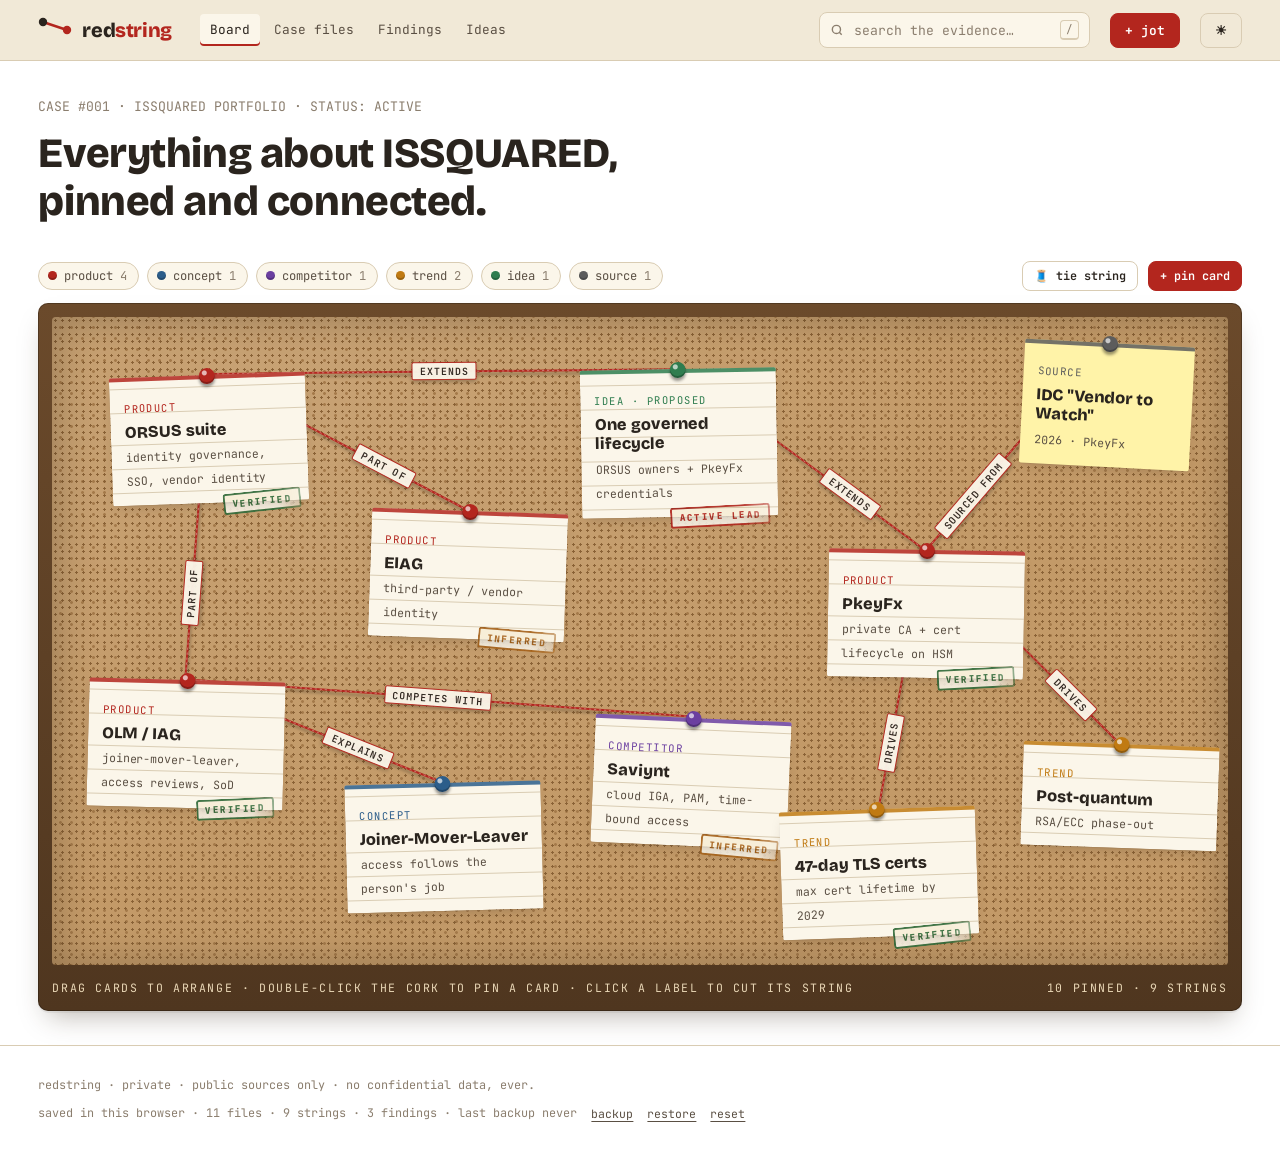
<file: index.html>
<!doctype html>
<html lang="en">
<head>
<meta charset="utf-8">
<meta name="viewport" content="width=device-width, initial-scale=1">
<title>redstring · board</title>
<meta name="robots" content="noindex, nofollow">
<script>
  // set theme before paint (no flash)
  (function(){var t;try{t=localStorage.getItem("redstring-theme");}catch(e){}
   if(!t){t=window.matchMedia&&matchMedia("(prefers-color-scheme: dark)").matches?"dark":"light";}
   document.documentElement.setAttribute("data-theme",t);})();
</script>
<link rel="preconnect" href="https://fonts.googleapis.com">
<link rel="preconnect" href="https://fonts.gstatic.com" crossorigin>
<link href="https://fonts.googleapis.com/css2?family=Bricolage+Grotesque:opsz,wght@12..96,400;12..96,600;12..96,700;12..96,800&family=JetBrains+Mono:wght@400;600;800&display=swap" rel="stylesheet">
<link rel="stylesheet" href="static/css/redstring.css">
</head>
<body data-page="board">
<header id="topbar" class="topbar"></header>

<main class="wrap">

  <section class="page-head board-head">
    <p class="typed">CASE #001 · ISSQUARED PORTFOLIO · STATUS: ACTIVE</p>
    <h1>Everything about ISSQUARED,<br>pinned and connected.</h1>
  </section>

  <section class="section flush" id="board">
    <div class="board-bar">
      <div class="chips" id="board-chips" role="group" aria-label="Filter by type"></div>
      <span class="spacer"></span>
      <button class="btn ghost sm" id="tie-btn" type="button" aria-pressed="false" title="Connect two cards">🧵 tie string</button>
      <button class="btn red sm" id="pin-btn" type="button">+ pin card</button>
    </div>

    <div class="board-shell">
      <div class="board-scroll">
        <div class="board" id="board-main">
          <svg class="strings" aria-hidden="true"></svg>
          <div class="board-empty" id="board-empty" hidden>
            <strong>Empty cork.</strong>Pin your first card, or turn the type filters back on.
          </div>
        </div>
      </div>
      <div class="board-legend">
        <span class="label" id="board-hint"></span>
        <span class="label" id="board-count"></span>
      </div>
    </div>
  </section>
</main>

<footer id="footer" class="foot"></footer>
<script src="static/js/store.js"></script>
<script src="static/js/ui.js"></script>
<script src="static/js/board.js"></script>
</body>
</html>
</file>
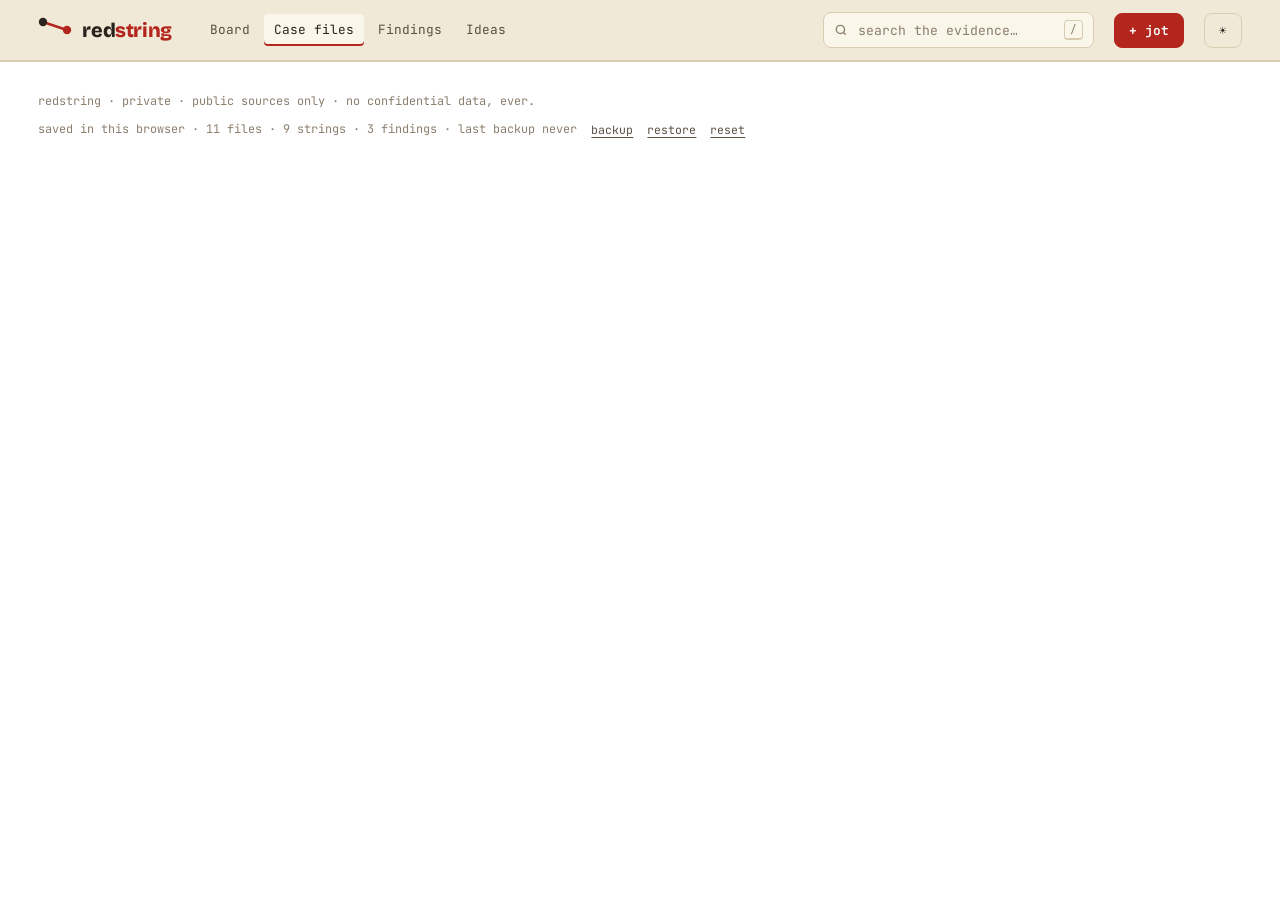
<file: cases.html>
<!doctype html>
<html lang="en">
<head>
<meta charset="utf-8">
<meta name="viewport" content="width=device-width, initial-scale=1">
<title>redstring · case file</title>
<meta name="robots" content="noindex, nofollow">
<script>
  // set theme before paint (no flash)
  (function(){var t;try{t=localStorage.getItem("redstring-theme");}catch(e){}
   if(!t){t=window.matchMedia&&matchMedia("(prefers-color-scheme: dark)").matches?"dark":"light";}
   document.documentElement.setAttribute("data-theme",t);})();
</script>
<link rel="preconnect" href="https://fonts.googleapis.com">
<link rel="preconnect" href="https://fonts.gstatic.com" crossorigin>
<link href="https://fonts.googleapis.com/css2?family=Bricolage+Grotesque:opsz,wght@12..96,400;12..96,600;12..96,700;12..96,800&family=JetBrains+Mono:wght@400;600;800&display=swap" rel="stylesheet">
<link rel="stylesheet" href="static/css/redstring.css">
</head>
<body data-page="cases">
<header id="topbar" class="topbar"></header>

<main class="wrap">

  <div id="file-view" class="file-view"></div>
</main>

<footer id="footer" class="foot"></footer>
<script src="static/js/store.js"></script>
<script src="static/js/ui.js"></script>
<script src="static/js/cases.js"></script>
</body>
</html>
</file>
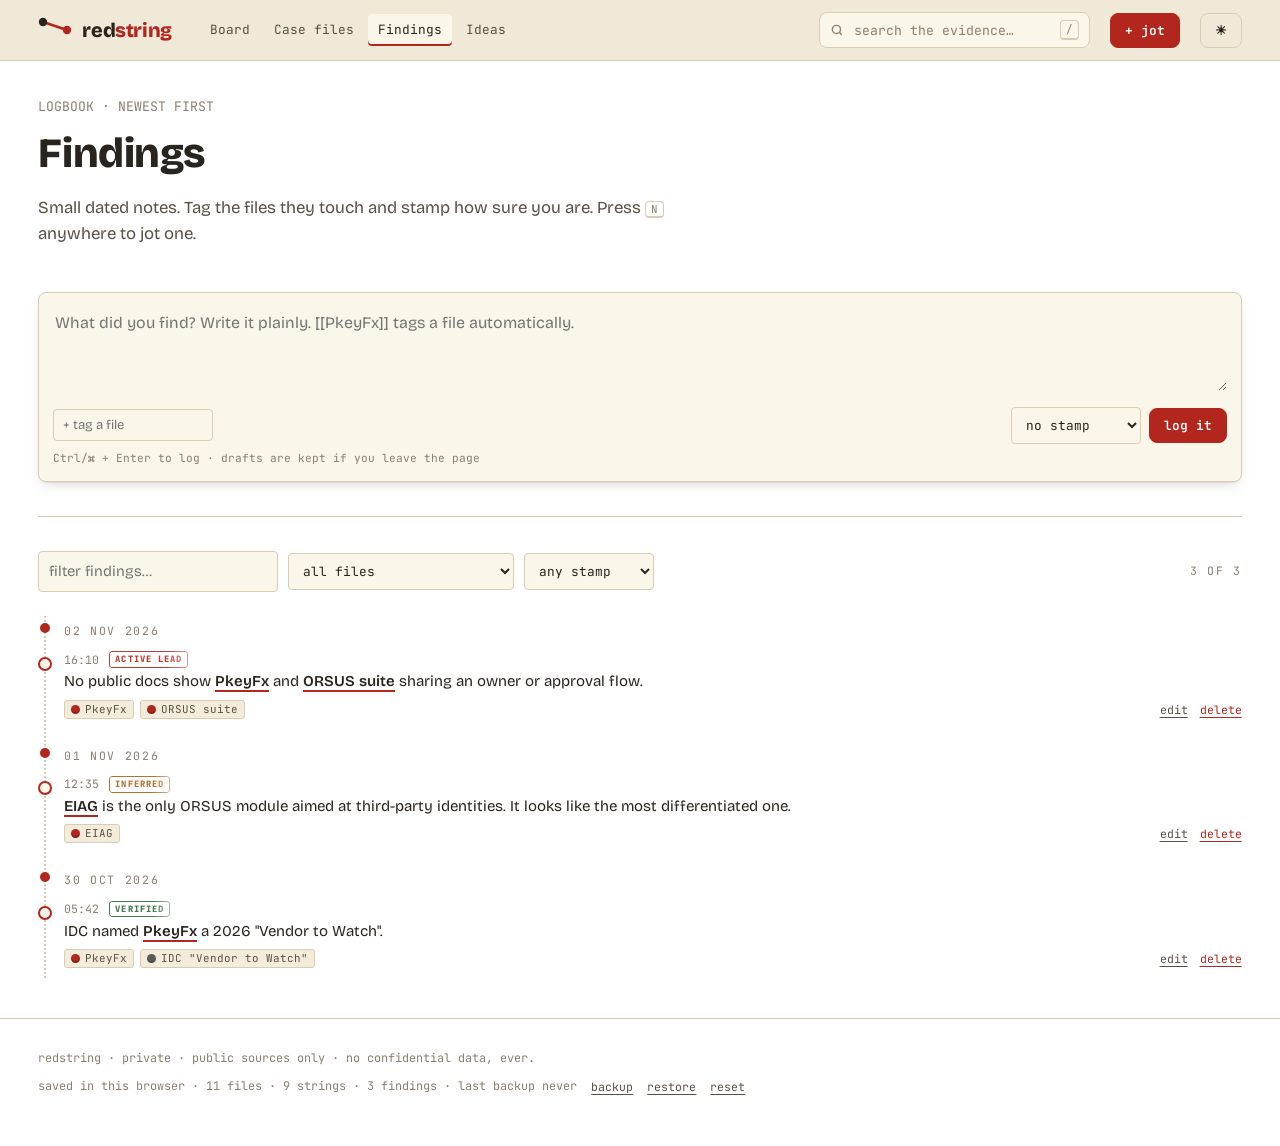
<file: findings.html>
<!doctype html>
<html lang="en">
<head>
<meta charset="utf-8">
<meta name="viewport" content="width=device-width, initial-scale=1">
<title>redstring · findings</title>
<meta name="robots" content="noindex, nofollow">
<script>
  // set theme before paint (no flash)
  (function(){var t;try{t=localStorage.getItem("redstring-theme");}catch(e){}
   if(!t){t=window.matchMedia&&matchMedia("(prefers-color-scheme: dark)").matches?"dark":"light";}
   document.documentElement.setAttribute("data-theme",t);})();
</script>
<link rel="preconnect" href="https://fonts.googleapis.com">
<link rel="preconnect" href="https://fonts.gstatic.com" crossorigin>
<link href="https://fonts.googleapis.com/css2?family=Bricolage+Grotesque:opsz,wght@12..96,400;12..96,600;12..96,700;12..96,800&family=JetBrains+Mono:wght@400;600;800&display=swap" rel="stylesheet">
<link rel="stylesheet" href="static/css/redstring.css">
</head>
<body data-page="findings">
<header id="topbar" class="topbar"></header>

<main class="wrap">

  <section class="page-head">
    <p class="typed">LOGBOOK · NEWEST FIRST</p>
    <h1>Findings</h1>
    <p class="lede">Small dated notes. Tag the files they touch and stamp how sure you are. Press <span class="kbd">N</span> anywhere to jot one.</p>
  </section>
  <section class="section flush" id="composer"></section>
  <section class="section">
    <div id="findings-filters"></div>
    <div id="findings-list"></div>
  </section>
</main>

<footer id="footer" class="foot"></footer>
<script src="static/js/store.js"></script>
<script src="static/js/ui.js"></script>
<script src="static/js/findings.js"></script>
</body>
</html>
</file>
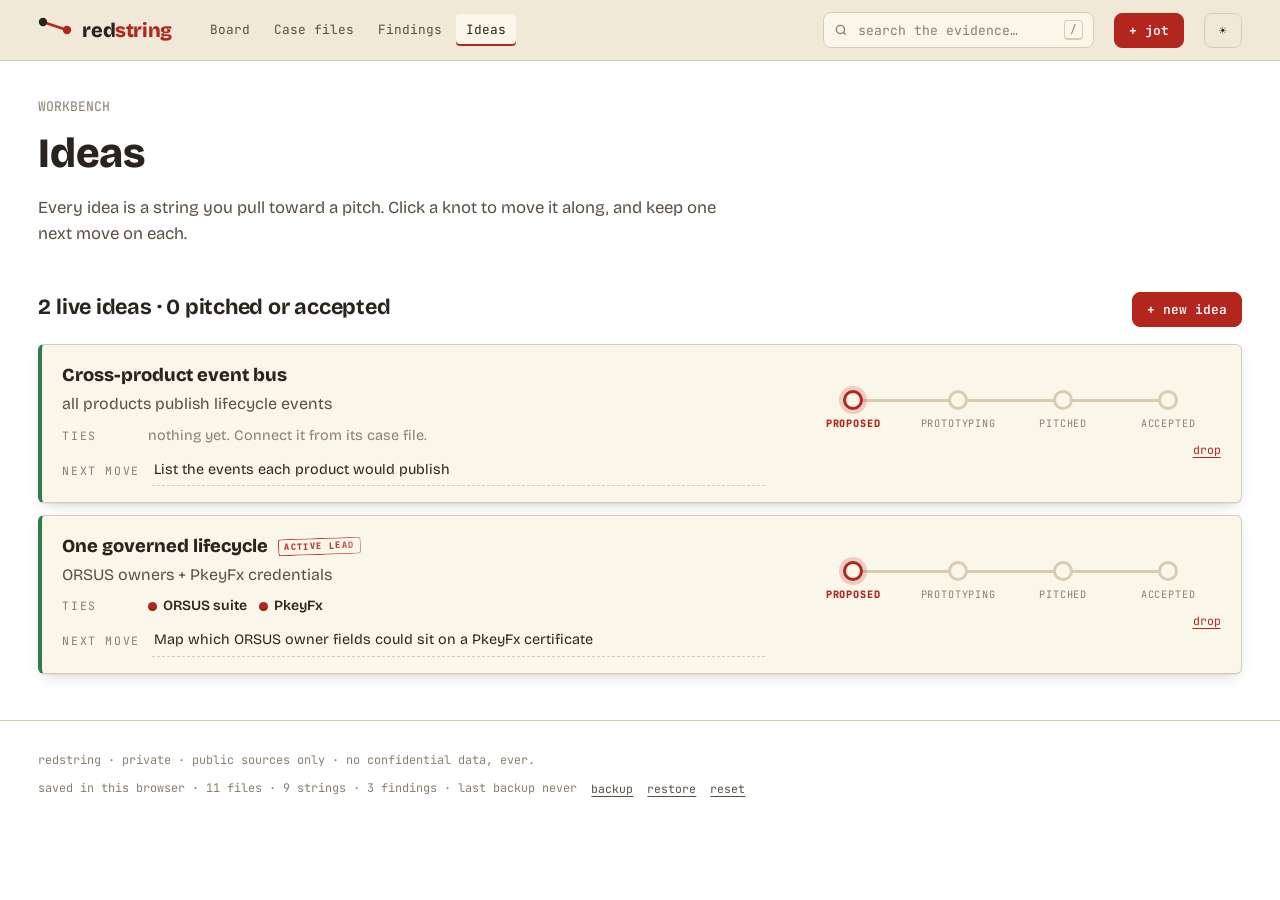
<file: ideas.html>
<!doctype html>
<html lang="en">
<head>
<meta charset="utf-8">
<meta name="viewport" content="width=device-width, initial-scale=1">
<title>redstring · ideas</title>
<meta name="robots" content="noindex, nofollow">
<script>
  // set theme before paint (no flash)
  (function(){var t;try{t=localStorage.getItem("redstring-theme");}catch(e){}
   if(!t){t=window.matchMedia&&matchMedia("(prefers-color-scheme: dark)").matches?"dark":"light";}
   document.documentElement.setAttribute("data-theme",t);})();
</script>
<link rel="preconnect" href="https://fonts.googleapis.com">
<link rel="preconnect" href="https://fonts.gstatic.com" crossorigin>
<link href="https://fonts.googleapis.com/css2?family=Bricolage+Grotesque:opsz,wght@12..96,400;12..96,600;12..96,700;12..96,800&family=JetBrains+Mono:wght@400;600;800&display=swap" rel="stylesheet">
<link rel="stylesheet" href="static/css/redstring.css">
</head>
<body data-page="ideas">
<header id="topbar" class="topbar"></header>

<main class="wrap">

  <section class="page-head">
    <p class="typed">WORKBENCH</p>
    <h1>Ideas</h1>
    <p class="lede">Every idea is a string you pull toward a pitch. Click a knot to move it along, and keep one next move on each.</p>
  </section>
  <section class="section flush">
    <div class="section-head"><h2 id="ideas-summary">Pipeline</h2><button class="btn red" id="add-idea-btn" type="button">+ new idea</button></div>
    <div id="ideas-board"></div>
  </section>
</main>

<footer id="footer" class="foot"></footer>
<script src="static/js/store.js"></script>
<script src="static/js/ui.js"></script>
<script src="static/js/ideas.js"></script>
</body>
</html>
</file>
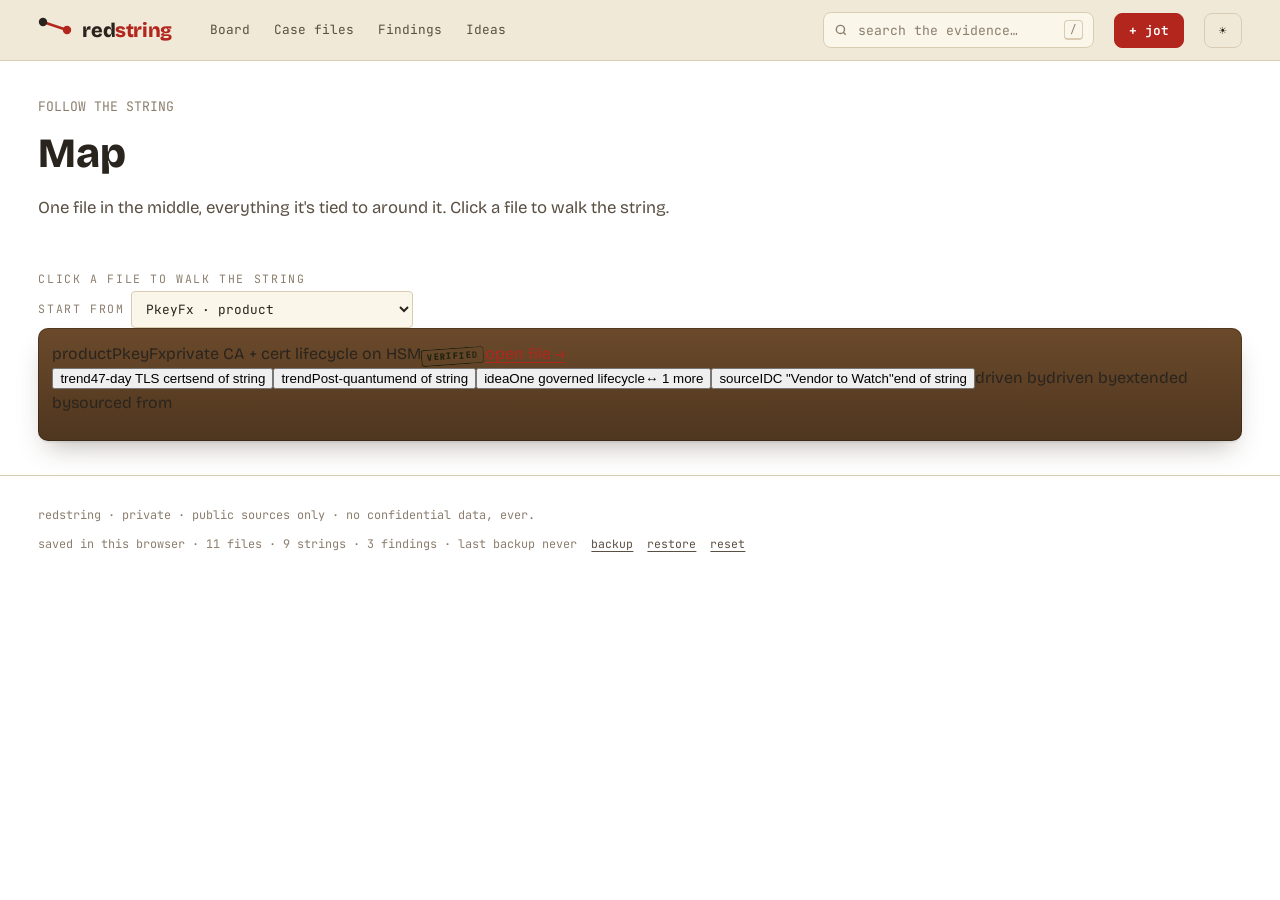
<file: map.html>
<!doctype html>
<html lang="en">
<head>
<meta charset="utf-8">
<meta name="viewport" content="width=device-width, initial-scale=1">
<title>redstring · map</title>
<meta name="robots" content="noindex, nofollow">
<script>
  // set theme before paint (no flash)
  (function(){var t;try{t=localStorage.getItem("redstring-theme");}catch(e){}
   if(!t){t=window.matchMedia&&matchMedia("(prefers-color-scheme: dark)").matches?"dark":"light";}
   document.documentElement.setAttribute("data-theme",t);})();
</script>
<link rel="preconnect" href="https://fonts.googleapis.com">
<link rel="preconnect" href="https://fonts.gstatic.com" crossorigin>
<link href="https://fonts.googleapis.com/css2?family=Bricolage+Grotesque:opsz,wght@12..96,400;12..96,600;12..96,700;12..96,800&family=JetBrains+Mono:wght@400;600;800&display=swap" rel="stylesheet">
<link rel="stylesheet" href="static/css/redstring.css">
</head>
<body data-page="map">
<header id="topbar" class="topbar"></header>

<main class="wrap">

  <section class="page-head map-head">
    <p class="typed">FOLLOW THE STRING</p>
    <h1>Map</h1>
    <p class="lede">One file in the middle, everything it's tied to around it. Click a file to walk the string.</p>
  </section>
  <section class="section flush">
    <div class="map-bar"><div id="map-trail" class="map-trail"></div><span class="spacer"></span><div id="map-pick"></div></div>
    <div class="board-shell">
      <div class="map-stage" id="map-stage">
        <svg class="strings" aria-hidden="true"></svg>
      </div>
      <p class="map-note label" id="map-note"></p>
    </div>
  </section>
</main>

<footer id="footer" class="foot"></footer>
<script src="static/js/store.js"></script>
<script src="static/js/ui.js"></script>
<script src="static/js/map.js"></script>
</body>
</html>
</file>
<file: static/css/redstring.css>
/* ==========================================================================
   redstring — theme
   Detective evidence board: corkboard, red string, manila case files,
   rubber stamps, typewriter text, redaction bars. Dark mode = "night shift".
   ========================================================================== */

/* ---------- 1. Tokens (day) ---------- */
:root {
  color-scheme: light;

  /* surfaces */
  --desk:        #efe6d2;   /* page background, warm paper */
  --paper:       #fbf6ea;   /* cards, index cards */
  --paper-2:     #f4ecda;   /* subtle fills */
  --manila:      #e9d4a4;   /* case-file folder */
  --manila-edge: #cfb47a;
  --cork:        #c39a68;
  --cork-dark:   #a47a4a;
  --cork-speck:  #8a6236;

  /* ink */
  --ink:         #2a241e;
  --ink-2:       #5a4f43;
  --ink-3:       #8b7e6e;
  --rule:        #d9ccb3;

  /* the string */
  --string:      #b3261e;
  --string-soft: #b3261e33;

  /* stamps */
  --verified:    #2f6b3a;
  --inferred:    #a8641a;
  --lead:        #b3261e;

  /* entity types (push-pin colours) */
  --t-product:    #b3261e;
  --t-concept:    #2c5d8a;
  --t-competitor: #6b3fa0;
  --t-trend:      #c07a12;
  --t-idea:       #2f7d4f;
  --t-person:     #a23b72;
  --t-source:     #5c5c5c;

  --redact:      #1b1714;
  --shadow:      0 1px 0 #0000000d, 0 6px 14px -6px #3a2a1a40;
  --shadow-lift: 0 2px 0 #0000000d, 0 14px 26px -10px #3a2a1a59;
  --lamp:        transparent;

  --font-sans: "Bricolage Grotesque", system-ui, -apple-system, "Segoe UI", sans-serif;
  --font-mono: "JetBrains Mono", ui-monospace, "SFMono-Regular", Menlo, monospace;

  --r-sm: 4px;
  --r-md: 8px;
  --gutter: 16px;
}

/* ---------- 2. Tokens (night shift) ---------- */
@media (prefers-color-scheme: dark) {
  :root:not([data-theme="light"]) {
    color-scheme: dark;
    --desk:        #14120f;
    --paper:       #1f1b16;
    --paper-2:     #27221b;
    --manila:      #3a3020;
    --manila-edge: #5a4a2e;
    --cork:        #3b2c1d;
    --cork-dark:   #2c2015;
    --cork-speck:  #1c140c;
    --ink:         #ede3cf;
    --ink-2:       #c2b59d;
    --ink-3:       #8f8370;
    --rule:        #3a3228;
    --string:      #e5534b;
    --string-soft: #e5534b40;
    --verified:    #6fbf7f;
    --inferred:    #e0a24a;
    --lead:        #ef6b62;
    --t-product:    #e5534b;
    --t-concept:    #6aa6dc;
    --t-competitor: #a98ae0;
    --t-trend:      #e0a24a;
    --t-idea:       #6fbf7f;
    --t-person:     #e07fb0;
    --t-source:     #a8a8a8;
    --redact:      #000000;
    --shadow:      0 1px 0 #00000040, 0 8px 18px -8px #000000b0;
    --shadow-lift: 0 2px 0 #00000040, 0 16px 30px -10px #000000c0;
    --lamp:        radial-gradient(ellipse 70% 55% at 50% 0%, #f3c46a14, transparent 70%);
  }
}
:root[data-theme="dark"] {
  color-scheme: dark;
  --desk:        #14120f;
  --paper:       #1f1b16;
  --paper-2:     #27221b;
  --manila:      #3a3020;
  --manila-edge: #5a4a2e;
  --cork:        #3b2c1d;
  --cork-dark:   #2c2015;
  --cork-speck:  #1c140c;
  --ink:         #ede3cf;
  --ink-2:       #c2b59d;
  --ink-3:       #8f8370;
  --rule:        #3a3228;
  --string:      #e5534b;
  --string-soft: #e5534b40;
  --verified:    #6fbf7f;
  --inferred:    #e0a24a;
  --lead:        #ef6b62;
  --t-product:    #e5534b;
  --t-concept:    #6aa6dc;
  --t-competitor: #a98ae0;
  --t-trend:      #e0a24a;
  --t-idea:       #6fbf7f;
  --t-person:     #e07fb0;
  --t-source:     #a8a8a8;
  --redact:      #000000;
  --shadow:      0 1px 0 #00000040, 0 8px 18px -8px #000000b0;
  --shadow-lift: 0 2px 0 #00000040, 0 16px 30px -10px #000000c0;
  --lamp:        radial-gradient(ellipse 70% 55% at 50% 0%, #f3c46a14, transparent 70%);
}

/* ---------- 3. Base ---------- */
*, *::before, *::after { box-sizing: border-box; }
html { -webkit-text-size-adjust: 100%; }
body {
  margin: 0;
  background: var(--lamp), var(--desk);
  background-attachment: fixed;
  color: var(--ink);
  font-family: var(--font-sans);
  font-size: 16px;
  line-height: 1.55;
  overflow-x: hidden;
}
h1, h2, h3 { line-height: 1.15; margin: 0 0 .4em; letter-spacing: -0.01em; }
h1 { font-size: clamp(1.8rem, 4vw, 2.6rem); font-weight: 800; }
h2 { font-size: 1.35rem; font-weight: 700; }
h3 { font-size: 1.05rem; font-weight: 700; }
p  { margin: 0 0 1em; }
a  { color: var(--string); text-underline-offset: 3px; }
code, .mono { font-family: var(--font-mono); font-size: .88em; }
:focus-visible { outline: 2px dashed var(--string); outline-offset: 3px; }

.wrap { max-width: none; margin: 0; padding: 0 clamp(16px, 3vw, 48px); }

/* typewriter label */
.label {
  font-family: var(--font-mono);
  font-size: .72rem;
  letter-spacing: .14em;
  text-transform: uppercase;
  color: var(--ink-3);
}

/* ---------- 4. Top bar ---------- */
.topbar {
  position: sticky; top: 0; z-index: 20;
  background: color-mix(in srgb, var(--desk) 88%, transparent);
  backdrop-filter: blur(6px);
  border-bottom: 1px solid var(--rule);
}
.topbar .wrap { display: flex; align-items: center; gap: 20px; height: 60px; }
.brand { display: flex; align-items: center; gap: 10px; text-decoration: none; color: var(--ink); }
.brand-word { font-weight: 800; font-size: 1.25rem; letter-spacing: -0.02em; }
.brand-word b { color: var(--string); font-weight: 800; }
.brand svg { flex: none; }
.nav { display: flex; gap: 4px; margin-left: 8px; }
.nav a {
  font-family: var(--font-mono); font-size: .8rem; text-decoration: none;
  color: var(--ink-2); padding: 6px 10px; border-radius: var(--r-sm);
}
.nav a:hover { background: var(--paper-2); color: var(--ink); }
.nav a[aria-current="page"] { color: var(--ink); background: var(--paper); box-shadow: inset 0 -2px 0 var(--string); }
.topbar .spacer { flex: 1; }

/* ---------- 5. Inputs & buttons ---------- */
.search {
  display: flex; align-items: center; gap: 8px;
  background: var(--paper); border: 1px solid var(--rule); border-radius: var(--r-md);
  padding: 0 10px; height: 36px; min-width: 0;
}
.search input {
  border: 0; background: transparent; color: var(--ink); outline: none;
  font-family: var(--font-mono); font-size: .82rem; width: 200px; min-width: 0;
}
.search input::placeholder { color: var(--ink-3); }
.kbd {
  font-family: var(--font-mono); font-size: .68rem; color: var(--ink-3);
  border: 1px solid var(--rule); border-bottom-width: 2px; border-radius: 4px; padding: 0 5px;
}
.btn {
  display: inline-flex; align-items: center; gap: 8px;
  font-family: var(--font-mono); font-size: .8rem; font-weight: 600;
  padding: 8px 14px; border-radius: var(--r-md); cursor: pointer;
  border: 1px solid var(--ink); background: var(--ink); color: var(--paper);
  text-decoration: none;
}
.btn:hover { transform: translateY(-1px); }
.btn.ghost { background: transparent; color: var(--ink); border-color: var(--rule); }
.btn.ghost:hover { border-color: var(--ink-3); }
.btn.red { background: var(--string); border-color: var(--string); color: #fff; }

.toggle-night { white-space: nowrap; }
.toggle-night .moon { display: none; }
:root[data-theme="dark"] .toggle-night .moon { display: inline; }
:root[data-theme="dark"] .toggle-night .sun { display: none; }

/* ---------- 6. Chips (type filters) ---------- */
.chips { display: flex; flex-wrap: wrap; gap: 8px; }
.chip {
  --c: var(--ink-3);
  display: inline-flex; align-items: center; gap: 7px;
  font-family: var(--font-mono); font-size: .76rem;
  padding: 5px 11px 5px 9px; border-radius: 999px; cursor: pointer;
  background: var(--paper); color: var(--ink-2); border: 1px solid var(--rule);
  user-select: none;
}
.chip .pin-dot { width: 9px; height: 9px; border-radius: 50%; background: var(--c); box-shadow: inset 0 -2px 0 #00000033; }
.chip[aria-pressed="false"] { opacity: .45; text-decoration: line-through; }
.chip .count { color: var(--ink-3); }

.t-product    { --c: var(--t-product); }
.t-concept    { --c: var(--t-concept); }
.t-competitor { --c: var(--t-competitor); }
.t-trend      { --c: var(--t-trend); }
.t-idea       { --c: var(--t-idea); }
.t-person     { --c: var(--t-person); }
.t-source     { --c: var(--t-source); }

/* ---------- 7. Stamps ---------- */
.stamp {
  --s: var(--ink-2);
  display: inline-block;
  font-family: var(--font-mono); font-weight: 800; font-size: .7rem;
  letter-spacing: .16em; text-transform: uppercase;
  color: var(--s); border: 2px solid var(--s); border-radius: 3px;
  padding: 2px 7px 1px;
  transform: rotate(-4deg);
  opacity: .9;
  mix-blend-mode: multiply;
  /* worn ink */
  -webkit-mask-image: radial-gradient(circle at 30% 40%, #000 60%, #000c 75%, #0008 100%);
          mask-image: radial-gradient(circle at 30% 40%, #000 60%, #000c 75%, #0008 100%);
}
:root[data-theme="dark"] .stamp { mix-blend-mode: normal; }
@media (prefers-color-scheme: dark) { :root:not([data-theme="light"]) .stamp { mix-blend-mode: normal; } }
.stamp.verified { --s: var(--verified); }
.stamp.inferred { --s: var(--inferred); transform: rotate(3deg); }
.stamp.lead     { --s: var(--lead); transform: rotate(-2deg); }
.stamp.big { font-size: 1.05rem; border-width: 3px; padding: 4px 12px 3px; }


/* ---------- 9. Evidence board ---------- */
.board-shell {
  border-radius: 10px;
  padding: 14px;
  background: linear-gradient(180deg, #6b4a2b, #4f361f);
  box-shadow: var(--shadow-lift), inset 0 0 0 1px #00000040;
}
.board-scroll { overflow-x: auto; border-radius: 4px; }
.board {
  position: relative;
  width: 100%; min-width: 980px; height: clamp(620px, 72vh, 820px);
  background-color: var(--cork);
  background-image:
    radial-gradient(var(--cork-speck) 1px, transparent 1.4px),
    radial-gradient(var(--cork-dark) 1.2px, transparent 1.6px),
    radial-gradient(ellipse at 20% 10%, #ffffff14, transparent 60%);
  background-size: 7px 7px, 11px 11px, 100% 100%;
  background-position: 0 0, 3px 5px, 0 0;
  box-shadow: inset 0 0 40px #00000040;
}
.strings { position: absolute; inset: 0; width: 100%; height: 100%; pointer-events: none; z-index: 1; }
.strings .core {
  stroke: var(--string); stroke-width: 2; stroke-linecap: round;
  filter: drop-shadow(1px 3px 1.5px #0000004d);
}
.strings .twist {
  stroke: #ffffff59; stroke-width: 1; stroke-dasharray: 1.5 3.5; stroke-linecap: round;
}
.strings .string { transition: opacity .2s; }

/* relation tag: a small paper slip tied to the middle of the string */
.string-tag {
  position: absolute; z-index: 4;
  transform: translate(-50%, -50%) rotate(var(--ang, 0deg));
  font-family: var(--font-mono); font-size: .62rem; font-weight: 600;
  letter-spacing: .1em; text-transform: uppercase; white-space: nowrap;
  color: var(--ink); background: var(--paper);
  border: 1px solid var(--string); border-radius: 2px;
  padding: 2px 7px 1px;
  box-shadow: 0 2px 4px #00000040;
  opacity: .95; cursor: pointer;
}


.card {
  position: absolute; z-index: 2;
  width: 196px;
  background: var(--paper);
  background-image: repeating-linear-gradient(transparent 0 23px, var(--rule) 23px 24px);
  background-position: 0 44px;
  border-radius: 2px;
  padding: 18px 14px 12px;
  box-shadow: var(--shadow);
  transform: rotate(var(--tilt, 0deg));
  transition: transform .18s, box-shadow .18s, opacity .2s;
  cursor: pointer;
  text-decoration: none; color: var(--ink);
}
.card::before { /* coloured top edge, index-card style */
  content: ""; position: absolute; left: 0; right: 0; top: 0; height: 4px; background: var(--c);
  opacity: .85; border-radius: 2px 2px 0 0;
}
.card:focus-visible { box-shadow: var(--shadow-lift); z-index: 3; }
.card .pin {
  position: absolute; top: -7px; left: 50%; width: 16px; height: 16px; margin-left: -8px; border-radius: 50%;
  background: radial-gradient(circle at 35% 30%, #ffffffaa 0 2px, transparent 3px), var(--c);
  box-shadow: 0 3px 3px #00000066, inset 0 -2px 0 #00000040;
}
.card .type { font-family: var(--font-mono); font-size: .66rem; letter-spacing: .14em; text-transform: uppercase; color: var(--c); }
.card .name { font-weight: 800; font-size: 1.02rem; line-height: 1.2; margin: 2px 0 4px; }
.card .blurb { font-family: var(--font-mono); font-size: .72rem; line-height: 24px; color: var(--ink-2); margin: 0; }
.card .stamp { position: absolute; right: 8px; bottom: -10px; font-size: .58rem; background: var(--paper); }
.card.dim { opacity: .2; }
.card[hidden] { display: none; }

/* polaroid variant for people/sources */
.card.note {
  background: #fff3a8; background-image: none; width: 170px;
}
:root[data-theme="dark"] .card.note { background: #4a4320; }
@media (prefers-color-scheme: dark) { :root:not([data-theme="light"]) .card.note { background: #4a4320; } }

.board-legend { display: flex; justify-content: space-between; align-items: center; gap: 12px; flex-wrap: wrap; margin: 14px 0 0; color: #f3e6cf; }
.board-legend .label { color: #e9d7b6; }

/* ---------- 10. Case file ---------- */
.casefile {
  position: relative;
  background: var(--manila);
  border: 1px solid var(--manila-edge);
  border-radius: 4px 10px 10px 10px;
  padding: 28px clamp(16px, 3vw, 36px) 32px;
  margin-top: 26px;
  box-shadow: var(--shadow-lift);
}
.casefile::before { /* folder tab */
  content: attr(data-tab);
  position: absolute; top: -26px; left: -1px;
  height: 27px; padding: 4px 18px 0;
  background: var(--manila); border: 1px solid var(--manila-edge); border-bottom: 0;
  border-radius: 8px 8px 0 0;
  font-family: var(--font-mono); font-size: .72rem; letter-spacing: .12em; color: var(--ink-2);
}
.casefile .sheet {
  background: var(--paper);
  padding: 22px clamp(14px, 3vw, 30px);
  border-radius: 2px;
  box-shadow: var(--shadow);
  position: relative;
}
.case-head { display: flex; justify-content: space-between; align-items: flex-start; gap: 16px; flex-wrap: wrap; border-bottom: 2px solid var(--ink); padding-bottom: 12px; margin-bottom: 18px; }
.case-head .stamp.big { margin-top: 6px; }
.case-no { font-family: var(--font-mono); font-size: .78rem; color: var(--ink-3); }

.facts { display: grid; grid-template-columns: 160px 1fr; gap: 0; margin: 0 0 20px; font-family: var(--font-mono); font-size: .84rem; }
.facts dt, .facts dd { margin: 0; padding: 9px 0; border-bottom: 1px dashed var(--rule); }
.facts dt { color: var(--ink-3); text-transform: uppercase; font-size: .7rem; letter-spacing: .12em; padding-top: 11px; }
.facts dd { display: flex; align-items: center; gap: 10px; flex-wrap: wrap; }
.facts .stamp { font-size: .58rem; padding: 1px 5px 0; border-width: 1.5px; }

.case-grid { display: grid; grid-template-columns: minmax(0, 1fr) minmax(280px, 340px); gap: clamp(24px, 3vw, 48px); align-items: start; }

.links-list { list-style: none; margin: 0; padding: 0; }
.links-list li { display: flex; align-items: center; gap: 10px; padding: 8px 0; border-bottom: 1px dashed var(--rule); font-size: .92rem; }
.links-list .rel { font-family: var(--font-mono); font-size: .7rem; color: var(--string); text-transform: uppercase; letter-spacing: .08em; min-width: 104px; }
.links-list .pin-dot { width: 9px; height: 9px; border-radius: 50%; background: var(--c); flex: none; }

/* ---------- 11. Findings log ---------- */
.log { list-style: none; margin: 0; padding: 0; position: relative; }
.log::before { content: ""; position: absolute; left: 6px; top: 6px; bottom: 6px; border-left: 2px dotted var(--rule); }
.log li { position: relative; padding: 0 0 16px 26px; }
.log li::before {
  content: ""; position: absolute; left: 0; top: 6px; width: 14px; height: 14px; border-radius: 50%;
  background: var(--paper); border: 2px solid var(--string);
}
.log time { font-family: var(--font-mono); font-size: .72rem; color: var(--ink-3); display: block; }
.log p { margin: 2px 0 4px; font-size: .94rem; }
.tags { display: flex; gap: 6px; flex-wrap: wrap; }
.tag { font-family: var(--font-mono); font-size: .68rem; color: var(--ink-2); background: var(--paper-2); border: 1px solid var(--rule); border-radius: 3px; padding: 0 6px; }


/* ---------- 13. Section frame (style guide) ---------- */
.section { padding: 34px 0; border-top: 1px solid var(--rule); }
.section-head { display: flex; align-items: baseline; justify-content: space-between; gap: 16px; flex-wrap: wrap; margin-bottom: 16px; }
.hero { padding: 40px 0 28px; }
.hero p.lede { font-size: 1.1rem; color: var(--ink-2); max-width: 62ch; }
.hero .typed { font-family: var(--font-mono); color: var(--ink-3); font-size: .82rem; }

.empty {
  text-align: center; padding: 34px 16px; border: 2px dashed var(--rule); border-radius: var(--r-md);
  font-family: var(--font-mono); color: var(--ink-3); font-size: .85rem;
}
.empty strong { display: block; font-family: var(--font-sans); color: var(--ink); font-size: 1.05rem; margin-bottom: 4px; }

footer.foot { padding: 30px 0 50px; font-family: var(--font-mono); font-size: .74rem; color: var(--ink-3); border-top: 1px solid var(--rule); }

/* ---------- 14. App: shared ---------- */
.pin-dot { display: inline-block; width: 9px; height: 9px; border-radius: 50%; background: var(--c); flex: none; box-shadow: inset 0 -2px 0 #00000033; }
.page-head { padding: 36px 0 20px; }
.page-head .typed { font-family: var(--font-mono); color: var(--ink-3); font-size: .82rem; }
.page-head .lede { font-size: 1.05rem; color: var(--ink-2); max-width: 62ch; }
.board-head { padding-bottom: 10px; }
.section.flush { border-top: 0; padding-top: 8px; }
.spacer { flex: 1; }
.muted { color: var(--ink-3); font-size: .9rem; }
.hint { display: block; font-family: var(--font-mono); font-size: .7rem; color: var(--ink-3); margin: 6px 0 0; }

.input, .field input, .field select, .field textarea {
  font: inherit; font-size: .92rem; color: var(--ink);
  background: var(--paper); border: 1px solid var(--rule); border-radius: var(--r-sm);
  padding: 8px 10px; min-width: 0; width: 100%;
}
select.input, .field select { font-family: var(--font-mono); font-size: .8rem; width: auto; }
textarea.input, .field textarea { resize: vertical; line-height: 1.5; }
.input:focus, .field :is(input, select, textarea):focus, .notes-input:focus { outline: 2px solid var(--string-soft); border-color: var(--string); }
.btn.sm { padding: 6px 11px; font-size: .74rem; }
.btn.xs { padding: 2px 8px; font-size: .68rem; border-radius: 4px; }
.btn.danger, .linkbtn.danger { color: var(--lead); }
.btn[aria-pressed="true"] { background: var(--string); border-color: var(--string); color: #fff; }
.linkbtn { background: none; border: 0; padding: 0; color: var(--ink-2); font-family: var(--font-mono); font-size: .72rem; cursor: pointer; text-decoration: underline; text-underline-offset: 3px; }
.linkbtn:hover { color: var(--string); }
.icon-btn { background: none; border: 1px solid transparent; color: var(--ink-3); cursor: pointer; border-radius: 4px; font-size: 1rem; line-height: 1; padding: 2px 7px; }
.icon-btn:hover { border-color: var(--rule); color: var(--string); background: var(--paper); }
.toolbar { display: flex; flex-wrap: wrap; gap: 10px; align-items: center; margin-bottom: 18px; }
.toolbar .input[type="search"] { width: 240px; flex: 0 1 240px; }
.empty.clickable { display: block; width: 100%; cursor: pointer; background: transparent; font: inherit; }
.empty.clickable:hover { border-color: var(--string); }
.stamp.xs { font-size: .55rem; padding: 1px 5px 0; border-width: 1.5px; }

/* topbar search + popup */
.search-wrap { position: relative; }
.search-ic { display: inline-flex; color: var(--ink-3); }
.search-pop {
  position: absolute; right: 0; top: calc(100% + 6px); width: min(460px, calc(100vw - 32px)); max-height: 70vh; overflow: auto;
  background: var(--paper); border: 1px solid var(--rule); border-radius: var(--r-md); box-shadow: var(--shadow-lift); padding: 6px; z-index: 30;
}
.sr { display: flex; gap: 10px; align-items: flex-start; padding: 9px 10px; border-radius: 6px; color: var(--ink); text-decoration: none; }
.sr .pin-dot { margin-top: 6px; }
.sr.on, .sr:hover { background: var(--paper-2); }
.sr-ic { color: var(--ink-3); font-size: .8rem; width: 9px; }
.sr-main { flex: 1; min-width: 0; }
.sr-title { display: block; font-weight: 700; font-size: .92rem; }
.sr-snip { display: block; font-family: var(--font-mono); font-size: .72rem; color: var(--ink-2); line-height: 1.45; overflow-wrap: anywhere; }
.sr-kind { font-family: var(--font-mono); font-size: .64rem; text-transform: uppercase; letter-spacing: .1em; color: var(--ink-3); padding-top: 3px; }
.sr-empty { padding: 12px; font-family: var(--font-mono); font-size: .78rem; color: var(--ink-2); }
mark { background: color-mix(in srgb, var(--inferred) 30%, transparent); color: inherit; border-radius: 2px; padding: 0 1px; }

/* modal */
dialog.modal {
  border: 1px solid var(--manila-edge); border-radius: 10px; padding: 0; width: min(520px, calc(100vw - 32px));
  background: var(--paper); color: var(--ink); box-shadow: var(--shadow-lift);
}
dialog.modal::backdrop { background: #1a120a8c; backdrop-filter: blur(2px); }
dialog.modal form { padding: 22px 22px 18px; }
.modal-head { border-bottom: 2px solid var(--ink); margin-bottom: 14px; padding-bottom: 8px; }
.modal-head h2 { margin: 2px 0 0; }
.modal-msg { font-family: var(--font-mono); font-size: .82rem; color: var(--ink-2); overflow-wrap: anywhere; }
.field { display: block; margin-bottom: 12px; }
.field .label { display: block; margin-bottom: 4px; }
.modal-actions { display: flex; justify-content: flex-end; gap: 10px; margin-top: 18px; }

/* toasts */
.toasts { position: fixed; left: 50%; bottom: 20px; transform: translateX(-50%); display: grid; gap: 8px; z-index: 50; pointer-events: none; }
.toast {
  font-family: var(--font-mono); font-size: .78rem; background: var(--ink); color: var(--paper);
  padding: 9px 16px; border-radius: 6px; box-shadow: var(--shadow-lift); animation: toast-in .18s ease-out; transition: opacity .3s, transform .3s;
}
.toast.bad { background: var(--lead); color: #fff; }
.toast.out { opacity: 0; transform: translateY(6px); }
@keyframes toast-in { from { opacity: 0; transform: translateY(8px); } }

/* footer */
.foot-row { display: flex; justify-content: space-between; gap: 10px 20px; flex-wrap: wrap; }
.foot-tools { display: flex; gap: 14px; align-items: center; flex-wrap: wrap; }
.foot-info { color: var(--ink-3); }

/* ---------- 15. Board (app) ---------- */
.board-bar { display: flex; gap: 10px; align-items: center; flex-wrap: wrap; margin-bottom: 12px; }
.board .card { touch-action: none; user-select: none; -webkit-user-drag: none; }
.board .card.dragging { transition: none; transform: rotate(0deg) scale(1.04); box-shadow: var(--shadow-lift); z-index: 5; cursor: grabbing; }
.board.is-dragging .string-tag { opacity: 0 !important; }
.board.tying, .board.tying .card { cursor: crosshair; }
.board .card.picked { outline: 3px solid var(--string); outline-offset: 4px; transform: rotate(0deg) translateY(-3px); }
.board-empty {
  position: absolute; inset: 0; display: grid; place-content: center; text-align: center; gap: 4px; z-index: 1;
  font-family: var(--font-mono); font-size: .85rem; color: #f3e6cf;
}
.board-empty[hidden] { display: none; }
.board-empty strong { font-family: var(--font-sans); font-size: 1.2rem; }
button.string-tag { font-family: var(--font-mono); }

/* ---------- 16. Case files (app) ---------- */
.drawer { list-style: none; margin: 0; padding: 0; border-top: 2px solid var(--ink); }
.drawer li > a {
  display: grid; grid-template-columns: 12px minmax(0, 1fr) 130px 70px 110px 90px; align-items: center; gap: 14px;
  padding: 11px 6px; border-bottom: 1px dashed var(--rule); color: var(--ink); text-decoration: none;
}
.drawer li > a:hover { background: var(--paper); }
.drawer .pin-dot { width: 10px; height: 10px; }
.drawer .d-main { min-width: 0; }
.drawer .d-name { font-weight: 700; display: block; }
.drawer .d-blurb { display: block; font-family: var(--font-mono); font-size: .72rem; color: var(--ink-3); white-space: nowrap; overflow: hidden; text-overflow: ellipsis; }
.drawer .d-type, .drawer .d-no, .drawer .d-when { font-family: var(--font-mono); font-size: .72rem; color: var(--ink-3); text-transform: uppercase; letter-spacing: .06em; }
.drawer .d-when { text-transform: none; text-align: right; }
.drawer .stamp { font-size: .56rem; }
.drawer li.empty { margin-top: 14px; }

.file-view { padding-top: 22px; }
.back { display: inline-block; font-family: var(--font-mono); font-size: .8rem; color: var(--ink-2); text-decoration: none; margin-bottom: 14px; }
.back:hover { color: var(--string); }
.case-title { min-width: 0; flex: 1; }
.case-title h1 { margin: 4px 0 2px; overflow-wrap: anywhere; }
.file-actions { display: flex; flex-wrap: wrap; gap: 8px; margin-top: 12px; }
.stamp-btn { background: none; border: 0; padding: 6px; cursor: pointer; }
.stamp-btn:hover .stamp { opacity: 1; transform: rotate(-1deg) scale(1.05); }
.stamp.none { --s: var(--ink-3); border-style: dashed; opacity: .6; }
.stage-row { display: flex; align-items: center; gap: 14px; flex-wrap: wrap; margin: -4px 0 18px; }
.stage-track { display: flex; flex-wrap: wrap; gap: 0; border: 1px solid var(--rule); border-radius: 999px; overflow: hidden; }
.stage-step { font-family: var(--font-mono); font-size: .72rem; padding: 5px 12px; background: var(--paper); color: var(--ink-2); border: 0; border-right: 1px solid var(--rule); cursor: pointer; }
.stage-step:last-child { border-right: 0; }
.stage-step.on { background: var(--t-idea); color: #fff; }

.block { margin-bottom: 26px; }
.block:empty { display: none; }
.block-head { display: flex; align-items: baseline; justify-content: space-between; gap: 12px; border-bottom: 1px solid var(--rule); margin-bottom: 10px; padding-bottom: 4px; }
.block-head h3 { margin: 0; }
.block-tools { display: inline-flex; gap: 12px; align-items: center; }
.block-head a.label { text-decoration: none; }
.tabs { display: inline-flex; border: 1px solid var(--rule); border-radius: 6px; overflow: hidden; }
.tabs button { font-family: var(--font-mono); font-size: .7rem; padding: 3px 10px; border: 0; background: transparent; color: var(--ink-2); cursor: pointer; }
.tabs button[aria-selected="true"] { background: var(--ink); color: var(--paper); }
.saved-ind { font-family: var(--font-mono); font-size: .68rem; color: var(--verified); }

.notes-input {
  width: 100%; min-height: 320px; resize: vertical; font-family: var(--font-mono); font-size: .85rem; line-height: 24px;
  color: var(--ink); border: 1px solid var(--rule); border-radius: 2px; padding: 12px 14px;
  background: var(--paper) repeating-linear-gradient(transparent 0 23px, var(--rule) 23px 24px);
  background-position: 0 11px; background-attachment: local;
}
.md { overflow-wrap: anywhere; }
.md > :first-child { margin-top: 0; }
.md h2 { font-size: 1.2rem; margin: 1.1em 0 .4em; }
.md h3 { font-size: 1.05rem; margin: 1em 0 .3em; }
.md h4 { font-size: .95rem; margin: 1em 0 .3em; }
.md ul, .md ol { padding-left: 1.3em; margin: 0 0 1em; }
.md li { margin: .15em 0; }
.md li.task { list-style: none; margin-left: -1.3em; display: flex; gap: 8px; align-items: baseline; }
.md li.task .box { display: inline-grid; place-items: center; width: 14px; height: 14px; border: 1.5px solid var(--ink-3); border-radius: 3px; font-size: .7rem; flex: none; }
.md li.task.done { color: var(--ink-3); text-decoration: line-through; }
.md li.task.done .box { border-color: var(--verified); color: var(--verified); }
.md blockquote { margin: 0 0 1em; padding: 6px 14px; border-left: 3px solid var(--string); background: var(--paper-2); color: var(--ink-2); font-style: italic; }
.md pre { background: var(--paper-2); border: 1px solid var(--rule); padding: 10px 12px; border-radius: 4px; overflow-x: auto; }
.md code { background: var(--paper-2); padding: 1px 4px; border-radius: 3px; }
.md pre code { background: none; padding: 0; }
.md hr { border: 0; border-top: 1px dashed var(--rule); margin: 1.2em 0; }
.md p:last-child { margin-bottom: 0; }
a.wikilink { color: var(--ink); text-decoration: none; border-bottom: 2px solid var(--c, var(--string)); font-weight: 600; }
a.wikilink:hover { background: var(--string-soft); }
a.wikilink.missing { border-bottom-style: dashed; border-color: var(--ink-3); color: var(--ink-2); font-weight: 400; }

.facts-edit { display: grid; gap: 8px; margin-bottom: 10px; }
.fact-row { display: grid; grid-template-columns: 1fr 1.6fr auto auto; gap: 6px; align-items: center; }
.links-list li .icon-btn { margin-left: auto; }
.links-list li a { color: var(--ink); text-decoration: none; font-weight: 600; }
.links-list li a:hover { color: var(--string); }
.links-list .muted-rel { color: var(--ink-3); }
.links-list li.muted { color: var(--ink-3); }
.links-list li .btn.xs, .links-list li .tiny-ok { margin-left: auto; }
.tiny-ok { font-family: var(--font-mono); font-size: .66rem; color: var(--verified); }
.tie-form { display: grid; grid-template-columns: auto 1fr auto; gap: 6px; margin-top: 10px; }
.tie-form select.input { width: 100%; }
.quick-add { display: grid; gap: 6px; margin-bottom: 12px; }
.quick-row { display: flex; gap: 6px; justify-content: flex-end; }
.log.compact li { padding-bottom: 10px; }
.log.compact p { font-size: .88rem; }

/* ---------- 17. Findings (app) ---------- */
.composer { background: var(--paper); border: 1px solid var(--rule); border-radius: var(--r-md); padding: 14px; box-shadow: var(--shadow); }
.composer-text { border: 0; background: transparent; padding: 4px 2px; font-size: 1rem; min-height: 84px; }
.composer-text:focus { outline: none; }
.composer-row { display: flex; gap: 8px; flex-wrap: wrap; align-items: center; margin-top: 8px; }
.tag-picker { display: flex; flex-wrap: wrap; gap: 6px; align-items: center; flex: 1 1 260px; }
.tag-in { width: 160px; flex: 0 1 160px; padding: 5px 9px; font-size: .82rem; }
.tag-chip { display: inline-flex; align-items: center; gap: 6px; font-family: var(--font-mono); font-size: .74rem; background: var(--paper-2); border: 1px solid var(--rule); border-radius: 999px; padding: 3px 4px 3px 9px; }
.tag-chip button { background: none; border: 0; cursor: pointer; color: var(--ink-3); font-size: .9rem; line-height: 1; padding: 0 4px; }
.tag-chip button:hover { color: var(--string); }
.log li.day { padding: 8px 0 8px 26px; }
.log li.day::before { background: var(--string); border-color: var(--string); width: 10px; height: 10px; left: 2px; top: 13px; }
.log .f-body { margin: 2px 0 6px; font-size: .95rem; }
.log .tags { align-items: center; }
a.tag { display: inline-flex; align-items: center; gap: 5px; text-decoration: none; color: var(--ink-2); }
a.tag:hover { border-color: var(--c); color: var(--ink); }
.f-tools { margin-left: auto; display: inline-flex; gap: 12px; }
.log li.editing textarea { margin: 4px 0 6px; }
.inline-label { display: flex; align-items: center; gap: 6px; flex: 1 1 220px; }
.log li.flash { animation: flash 1.6s ease-out; }
@keyframes flash { 0%, 40% { background: var(--string-soft); } 100% { background: transparent; } }


/* ---------- 19. Responsive ---------- */
@media (max-width: 1080px) {
  .case-grid { grid-template-columns: 1fr; }
    .drawer li > a { grid-template-columns: 12px minmax(0, 1fr) 110px 110px 80px; }
  .drawer .d-no { display: none; }
}
@media (max-width: 860px) {
  .topbar .wrap { flex-wrap: wrap; height: auto; row-gap: 0; padding-top: 10px; gap: 10px; }
  .nav { order: 9; flex-basis: 100%; margin: 4px 0 0; overflow-x: auto; gap: 2px; scrollbar-width: none; }
  .nav::-webkit-scrollbar { display: none; }
  .nav a { padding: 8px 10px 10px; border-radius: 0; white-space: nowrap; }
  .nav a[aria-current="page"] { background: transparent; }
  .search-wrap { flex: 1 1 0; min-width: 0; }
  .search { width: 100%; }
  .search input { width: 100%; }
  .case-grid { grid-template-columns: 1fr; }
  }
@media (max-width: 560px) {
  .topbar .spacer { display: none; }
  .search .kbd { display: none; }
  .brand-word { display: none; }
  .facts { grid-template-columns: 1fr; }
  .facts dt { border-bottom: 0; padding-bottom: 0; }
    .toolbar .input[type="search"] { flex: 1 1 100%; }
  .drawer li > a { grid-template-columns: 12px minmax(0, 1fr) auto; }
  .drawer .d-type, .drawer .d-no, .drawer .d-when { display: none; }
  .fact-row { grid-template-columns: 1fr 1fr; }
  .tie-form { grid-template-columns: 1fr; }
  .foot-row { flex-direction: column; }
  .topbar .wrap { flex-wrap: wrap; gap: 8px; }
  .jot-btn { padding: 8px 10px; }
  .case-head { flex-direction: column-reverse; align-items: flex-start; gap: 4px; }
  .case-head .stamp-btn { padding: 0; }
  .file-actions .btn { flex: 0 0 auto; }
}
@media (prefers-reduced-motion: reduce) {
  * { transition: none !important; animation: none !important; }
}

/* ---------- 20. Case file: calmer layout ---------- */
.case-side { border-left: 1px dashed var(--rule); padding-left: clamp(20px, 2.5vw, 36px); }
.case-side .block { margin-bottom: 30px; }
.notes-read { font-size: 1.04rem; line-height: 1.7; max-width: 80ch; min-height: 40vh; }
.notes-empty { min-height: 40vh; display: grid !important; place-content: center; }
.notes-input { min-height: 60vh; font-size: .92rem; overflow: hidden; }
.suggest { display: flex; flex-wrap: wrap; gap: 6px; align-items: center; margin-top: 14px; }
.suggest .label { width: 100%; text-transform: none; letter-spacing: .02em; }
.suggest-chip { font: inherit; font-size: .8rem; color: var(--ink-2); background: transparent; border: 1px dashed var(--ink-3); border-radius: 999px; padding: 2px 10px; cursor: pointer; }
.suggest-chip:hover { border-color: var(--string); color: var(--string); border-style: solid; }
.input.quick { margin-bottom: 10px; }
.mini-log { list-style: none; margin: 0; padding: 0; }
.mini-log li { padding: 8px 0; border-bottom: 1px dashed var(--rule); font-size: .88rem; display: flex; flex-wrap: wrap; gap: 4px 8px; align-items: center; }
.mini-log time { font-family: var(--font-mono); font-size: .66rem; color: var(--ink-3); }
@media (max-width: 1080px) {
  .case-side { border-left: 0; padding-left: 0; border-top: 1px dashed var(--rule); padding-top: 22px; }
}

.case-side .facts { grid-template-columns: 1fr; }
.case-side .facts dt { border-bottom: 0; padding: 10px 0 0; }
.case-side .facts dd { padding: 2px 0 9px; }

/* facts: stamp straight, on the same line as the label */
.facts dt { display: flex; align-items: center; gap: 10px; flex-wrap: wrap; }
.facts dt .stamp { transform: none; font-size: .56rem; padding: 1px 5px 0; border-width: 1.5px; letter-spacing: .12em; }
/* findings: stamp straight, on the same line as the time */
.f-meta { display: flex; align-items: center; gap: 10px; flex-wrap: wrap; }
.f-meta time { display: inline; }
.f-meta .stamp { transform: none; letter-spacing: .12em; }
.mini-log li { display: block; }
.mini-log li > span { display: block; margin-top: 2px; }
/* connections: each relation is a red thread, files hang off it one per line */
.threads { display: grid; gap: 16px; }
.thread-label { display: flex; align-items: center; gap: 8px; font-family: var(--font-mono); font-size: .68rem; letter-spacing: .1em; text-transform: uppercase; color: var(--ink-2); margin-bottom: 4px; }
.thread-count { font-size: .62rem; color: var(--paper); background: var(--string); border-radius: 999px; padding: 0 6px; letter-spacing: 0; line-height: 1.5; }
.thread-items { list-style: none; margin: 0 0 0 5px; padding: 0; }
.thread-items li { position: relative; display: flex; align-items: flex-start; gap: 8px; padding: 5px 0 5px 16px; }
.thread-items li::before { content: ""; position: absolute; left: 0; top: 14px; width: 11px; border-top: 2px solid var(--string); }
.thread-items li::after { content: ""; position: absolute; left: 0; top: 0; bottom: 0; border-left: 2px solid var(--string); }
.thread-items li:last-child::after { bottom: auto; height: 16px; }
.thread-items .pin-dot { margin-top: 6px; }
.thread-items a { flex: 1; min-width: 0; color: var(--ink); text-decoration: none; font-weight: 600; font-size: .92rem; line-height: 1.35; overflow-wrap: anywhere; }
.thread-items a:hover { color: var(--string); }
.thread-items .icon-btn { margin-top: -1px; flex: none; }

/* comments under each case file */
.comments { margin-top: 34px; padding-top: 18px; border-top: 2px solid var(--ink); }
.comments h3 { display: inline-flex; align-items: center; gap: 8px; }
.comment-list { list-style: none; margin: 0 0 14px; padding: 0; }
.comment { position: relative; display: grid; grid-template-columns: 1fr auto; gap: 2px 12px; padding: 12px 14px; margin-bottom: 8px;
  background: var(--paper-2); border: 1px solid var(--rule); border-left: 3px solid var(--string); border-radius: 4px; }
.comment-meta { grid-column: 1; font-family: var(--font-mono); font-size: .68rem; color: var(--ink-3); }
.comment-text { grid-column: 1; font-size: .95rem; line-height: 1.55; }
.comment .bin { grid-column: 2; grid-row: 1 / span 2; align-self: center; display: inline-grid; place-items: center; width: 32px; height: 32px;
  background: transparent; border: 1px solid var(--rule); border-radius: 6px; color: var(--ink-3); cursor: pointer; }
.comment .bin:hover, .comment .bin:focus-visible { color: #fff; background: var(--lead); border-color: var(--lead); }
.comment-empty { padding: 6px 0 12px; }
.comment-compose { display: flex; gap: 8px; align-items: flex-end; }
.comment-compose textarea { flex: 1; resize: vertical; }
.toast.has-action { display: flex; align-items: center; gap: 14px; pointer-events: auto; }
.toast-action { background: none; border: 0; color: var(--inferred); font: inherit; font-weight: 700; text-transform: uppercase; letter-spacing: .08em; cursor: pointer; padding: 0; }
.toast-action:hover { text-decoration: underline; }

/* ---------- ideas: one row each, progress as a red string ---------- */
.idea-row { display: grid; grid-template-columns: minmax(0, 1fr) minmax(320px, 420px); gap: 18px 36px; align-items: center;
  background: var(--paper); border: 1px solid var(--rule); border-left: 4px solid var(--t-idea); border-radius: 6px;
  padding: 16px 20px; margin-bottom: 12px; box-shadow: var(--shadow); }
.idea-row.is-dropped { opacity: .6; border-left-color: var(--ink-3); box-shadow: none; }
.idea-top { display: flex; align-items: center; gap: 10px; flex-wrap: wrap; }
.idea-name { font-weight: 800; font-size: 1.15rem; color: var(--ink); text-decoration: none; }
.idea-name:hover { color: var(--string); }
.idea-gap { margin: 2px 0 8px; color: var(--ink-2); }
.idea-ties { display: flex; flex-wrap: wrap; gap: 6px 12px; align-items: center; margin-bottom: 8px; font-size: .88rem; }
.idea-ties .label, .idea-next .label { min-width: 74px; }
.tie { display: inline-flex; align-items: center; gap: 6px; color: var(--ink); text-decoration: none; font-weight: 600; }
.tie:hover { color: var(--string); }
.idea-next { display: flex; align-items: center; gap: 12px; }
.next-input { flex: 1; min-width: 0; font: inherit; font-size: .9rem; color: var(--ink); background: transparent;
  border: 0; border-bottom: 1px dashed var(--rule); padding: 4px 2px; }
.next-input:focus { outline: none; border-bottom: 1px solid var(--string); }
.next-input::placeholder { color: var(--ink-3); font-style: italic; }
.idea-side { display: grid; gap: 10px; justify-items: end; }

/* the progress string */
.track { list-style: none; margin: 0; padding: 0; display: grid; grid-template-columns: repeat(4, 1fr); width: 100%; position: relative; }
.track::before, .track::after { content: ""; position: absolute; top: 9px; left: 12.5%; height: 3px; border-radius: 2px; }
.track::before { right: 12.5%; background: var(--rule); }
.track::after { width: calc(75% * var(--at) / 3); background: var(--string); box-shadow: 0 1px 2px #0000004d; }
.track li { position: relative; z-index: 1; text-align: center; }
.track button { background: none; border: 0; padding: 0; cursor: pointer; display: grid; justify-items: center; gap: 6px; width: 100%; color: var(--ink-3); font: inherit; }
.knot { width: 20px; height: 20px; border-radius: 50%; background: var(--paper); border: 3px solid var(--rule); transition: transform .12s; }
.track li.done .knot { background: var(--string); border-color: var(--string); }
.track li.now .knot { background: var(--paper); border-color: var(--string); box-shadow: 0 0 0 4px var(--string-soft); }
.track button:hover .knot, .track button:focus-visible .knot { transform: scale(1.15); border-color: var(--string); }
.knot-label { font-family: var(--font-mono); font-size: .64rem; letter-spacing: .08em; text-transform: uppercase; }
.track li.now .knot-label { color: var(--string); font-weight: 800; }
.track li.done .knot-label { color: var(--ink-2); }
.track li:last-child.now .knot { background: var(--verified); border-color: var(--verified); box-shadow: 0 0 0 4px color-mix(in srgb, var(--verified) 25%, transparent); }
.track li:last-child.now .knot-label { color: var(--verified); }

.dropped-box { margin-top: 22px; }
.dropped-box summary { cursor: pointer; font-family: var(--font-mono); font-size: .78rem; color: var(--ink-3); margin-bottom: 12px; }

@media (max-width: 860px) {
  .idea-row { grid-template-columns: 1fr; }
  .idea-side { justify-items: stretch; }
  .idea-side .linkbtn { justify-self: end; }
}
@media (max-width: 560px) {
  .idea-next { flex-direction: column; align-items: stretch; gap: 2px; }
  .knot-label { font-size: .56rem; letter-spacing: .02em; }
}
</file>
